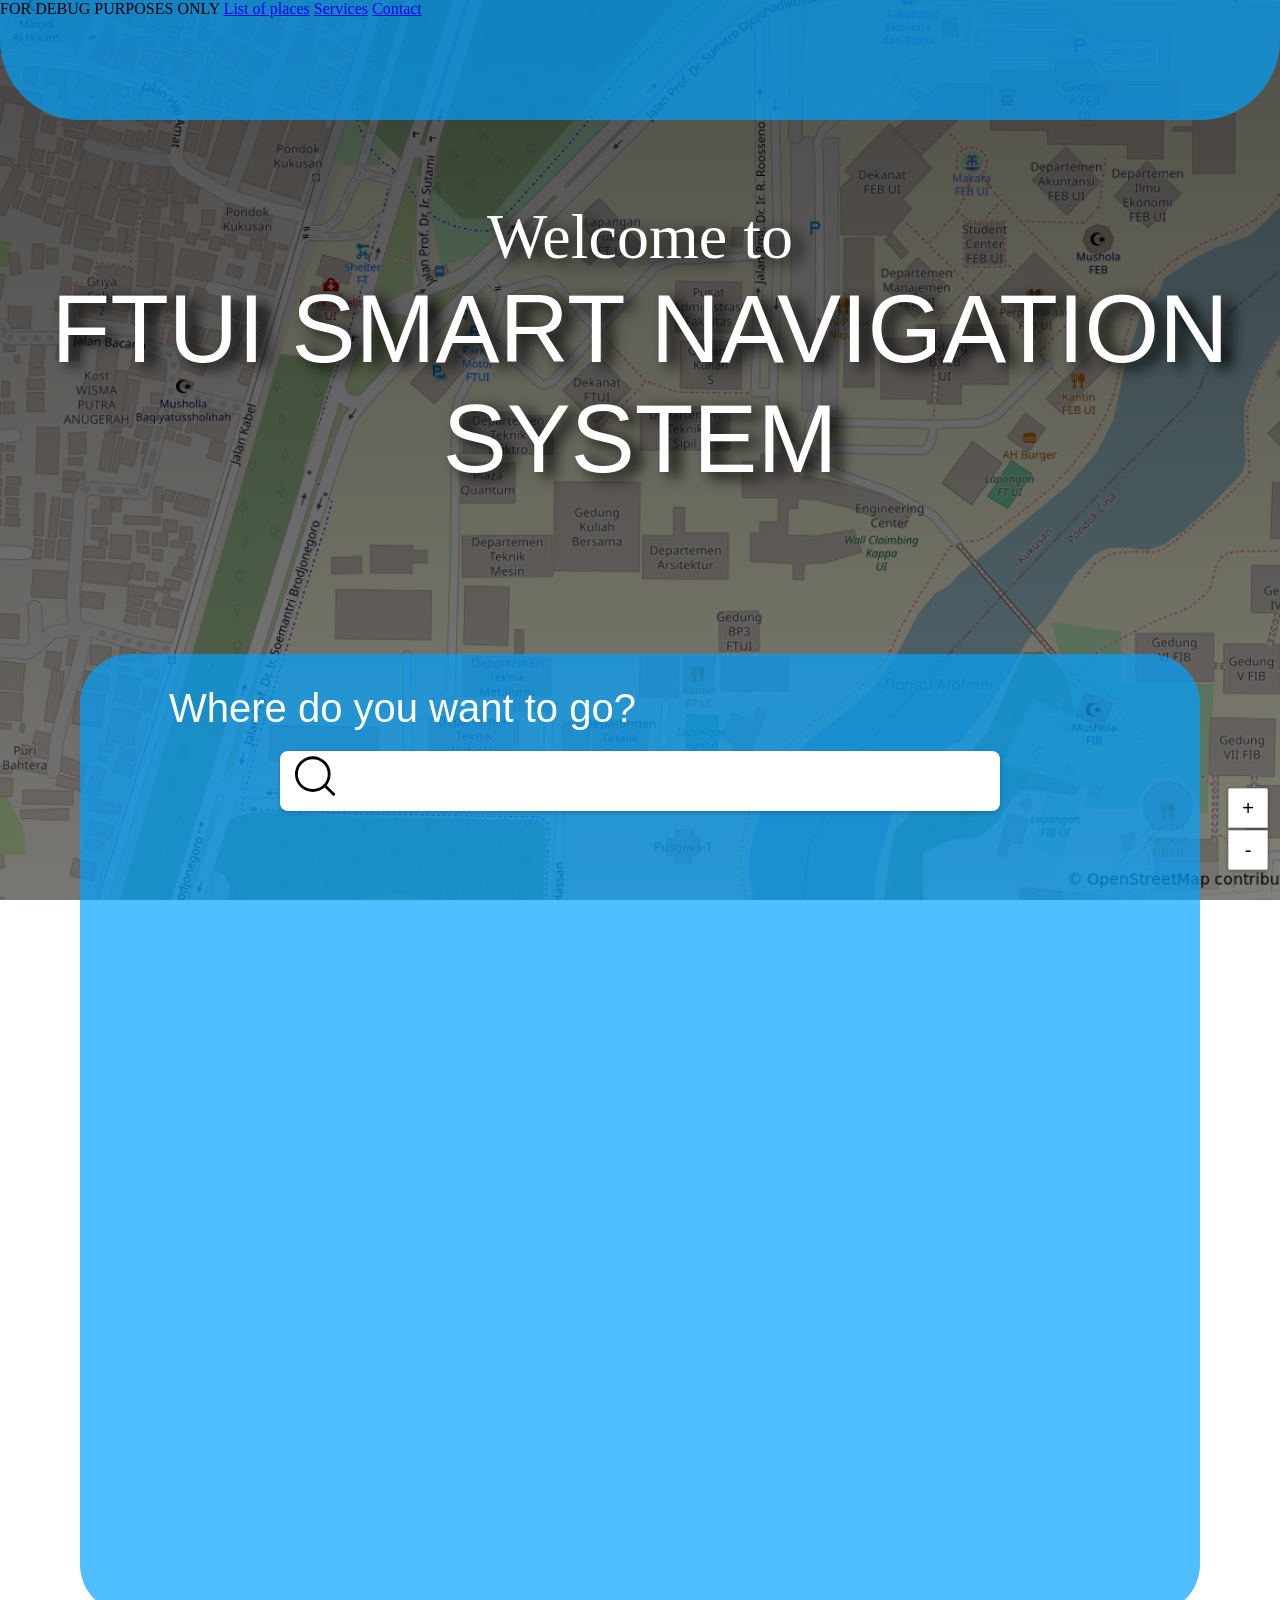
<file: index.html>
<!DOCTYPE html>
<html lang="en">
<head>
    <meta charset="UTF-8">
    <title>FTUI Smart Navigation</title>
    <link rel="stylesheet" href="style.css">
    <!-- Google Fonts for that clean UI look -->
    <link href="https://fonts.googleapis.com/css2?family=Roboto:wght@400;500&display=swap" rel="stylesheet">
</head>
<body>
    <div class="topbar">
        <a>FOR DEBUG PURPOSES ONLY</a>
        <a href="test.html">List of places</a>
        <a href="#services">Services</a>
        <a href="#contact">Contact</a>
    </div>

    <div style="height: 10ch"></div>

    <center>
    <text class="title-text">Welcome to</text>

    <header>FTUI SMART NAVIGATION SYSTEM</header>
    </center>

    <div class="search-main-page">
        <div style="margin-top: 4ch; display: inline-block;">
            <text style="font-family: 'Segoe UI', Tahoma, Geneva, Verdana, sans-serif; font-size: 5ch; margin-left: 4ch; margin-top: 2ch; color: white">
        Where do you want to go?</text></div>
        <div class="search-box">
            <a href="selection.html"><img src="images/search-button.svg" style="width: 40px; padding-right: 10px;"></a>
        </div>
        <div class="search-box-text" contenteditable="true">
        </div>
    </div>



    <!-- Bottom Right Controls -->
    <div class="map-controls">
        <button>+</button>
        <button>-</button>
    </div>

</body>
</html>
</file>
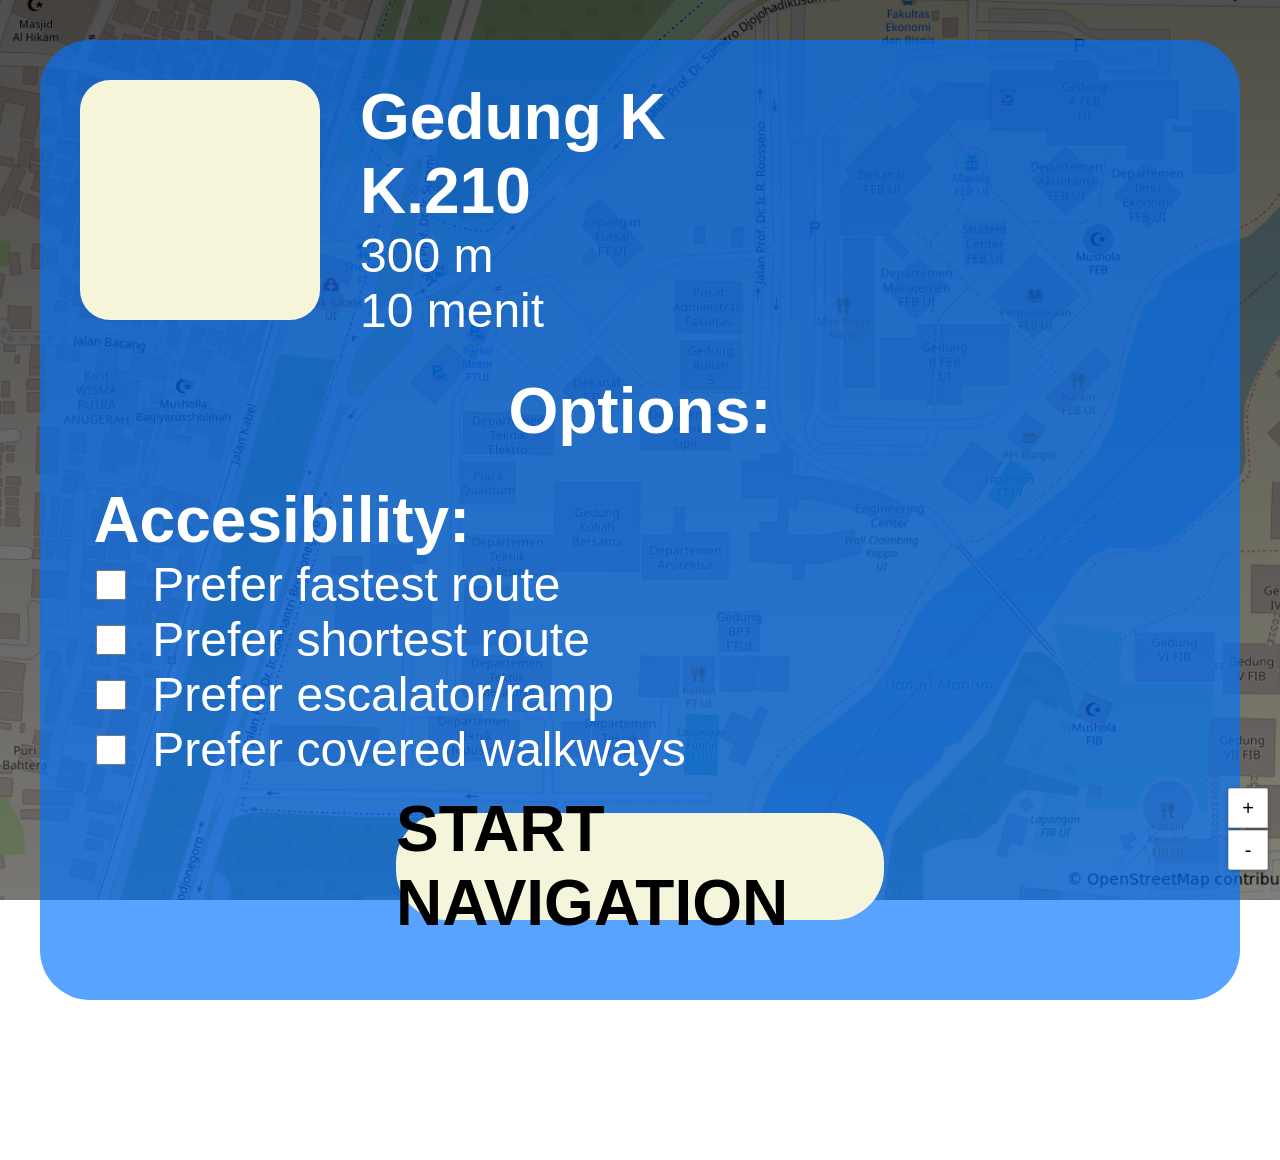
<file: options.html>
<!DOCTYPE html>
<html lang="en">
<head>
    <meta charset="UTF-8">
    <title>FTUI Smart Navigation</title>
    <link rel="stylesheet" href="style.css">
    <!-- Google Fonts for that clean UI look -->
    <link href="https://fonts.googleapis.com/css2?family=Roboto:wght@400;500&display=swap" rel="stylesheet">
</head>
<body>

    <div class="background-box">
        <div style="display: flex; flex-direction: row;">
            <div class="img-bounding-box" style="margin-left: 5ch; margin-top: 5ch;"></div>
            <div style="display: flex; flex-direction: column; margin-left: 5ch; margin-top: 5ch;">
                <text class="text1">Gedung K </text>
                <text class="text1">K.210 </text>
                <text class="text2">300 m</text>
                <text class="text2">10 menit</text>
            </div>
        </div>
        
        <text class="text1" style="display:flex; margin-top:1ch; align-items: center; justify-content: center;">Options:</text>

        <div style="display: flex; flex-direction: column; flex-wrap: wrap;">
            <text class="text1" style="margin-top:1ch; margin-left:1.5ch">Accesibility:</text>
            <div style="display: flex; flex-direction: row; flex-wrap: wrap; align-items: center; margin-left: 7ch;">
                <input class="checkboxing" type="checkbox" id="subscribe" name="subscribe" value="newsletter">
                <text class="text2" style="margin-left: 1ch;">Prefer fastest route</text>
            </div>
            <div style="display: flex; flex-direction: row; flex-wrap: wrap; align-items: center; margin-left: 7ch;">
                <input class="checkboxing" type="checkbox" id="subscribe" name="subscribe" value="newsletter">
                <text class="text2" style="margin-left: 1ch;">Prefer shortest route</text>
            </div>
            <div style="display: flex; flex-direction: row; flex-wrap: wrap; align-items: center; margin-left: 7ch;">
                <input class="checkboxing" type="checkbox" id="subscribe" name="subscribe" value="newsletter">
                <text class="text2" style="margin-left: 1ch;">Prefer escalator/ramp</text>
            </div>
            <div style="display: flex; flex-direction: row; flex-wrap: wrap; align-items: center; margin-left: 7ch;">
                <input class="checkboxing" type="checkbox" id="subscribe" name="subscribe" value="newsletter">
                <text class="text2" style="margin-left: 1ch;">Prefer covered walkways</text>
            </div>
        </div>

        <div class="navigation">START NAVIGATION</div>

        <div style="height:10ch"></div>

    </div>

    <div style="height:10ch"></div>

    <!-- Bottom Right Controls -->
    <div class="map-controls">
        <button>+</button>
        <button>-</button>
    </div>

</body>
</html>
</file>
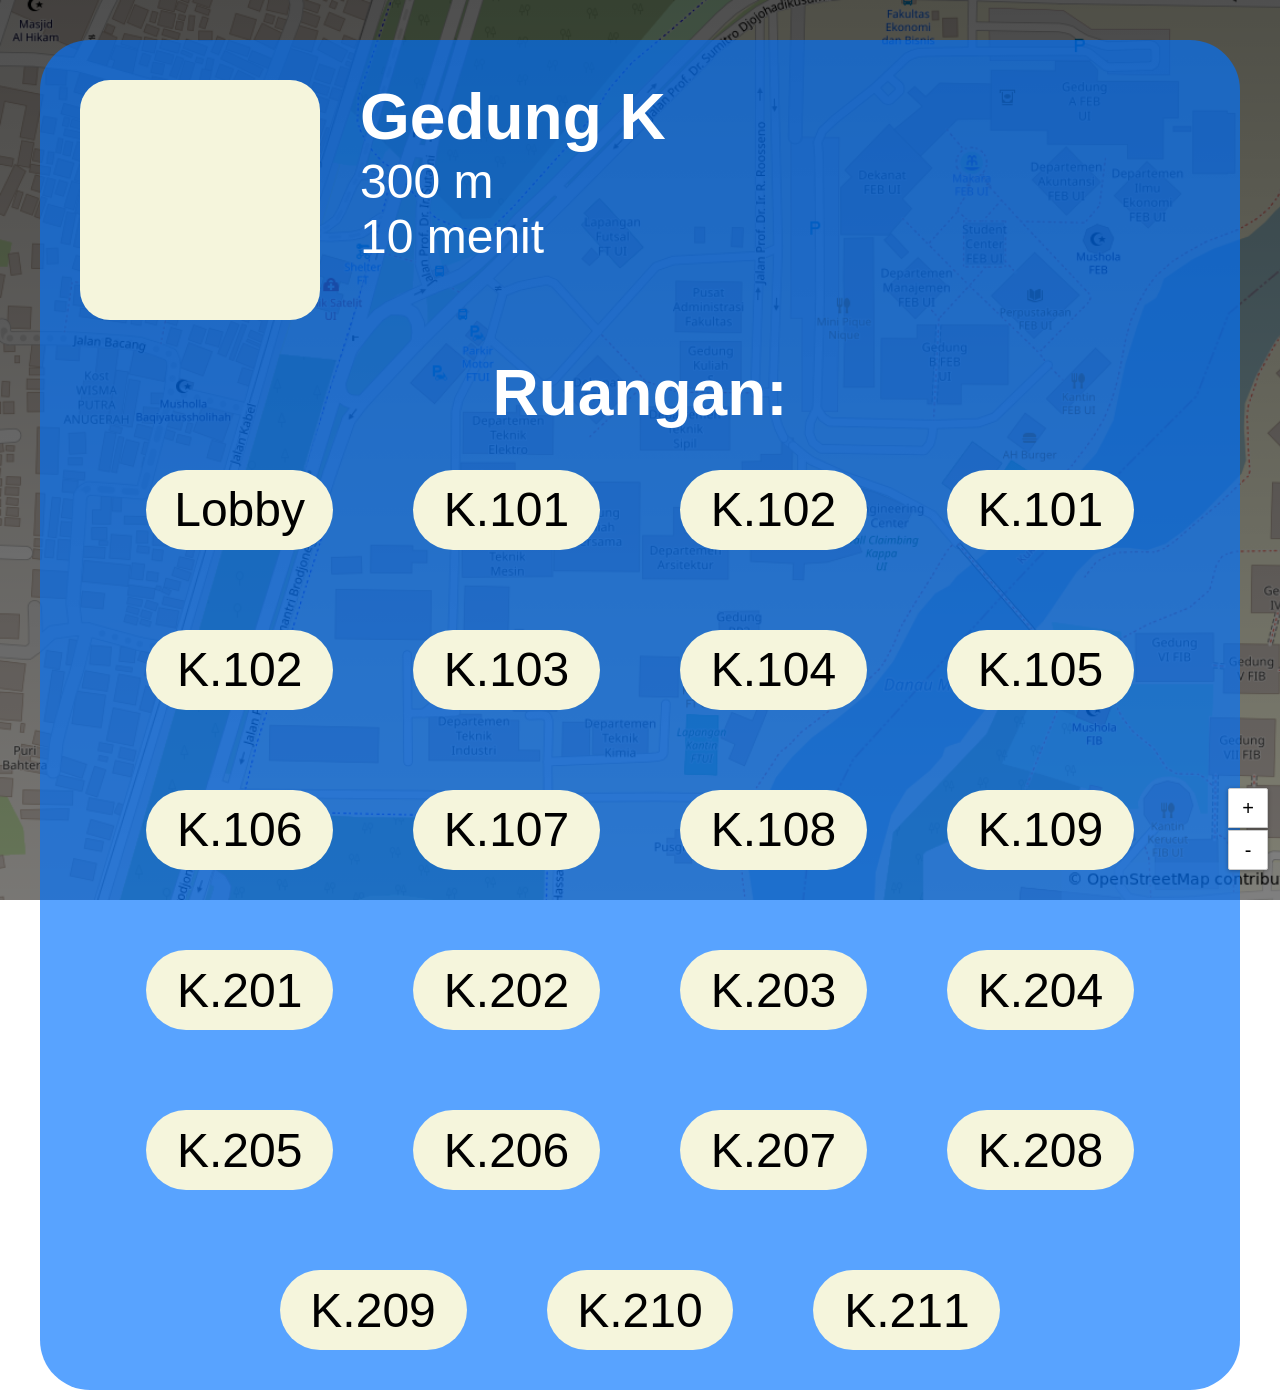
<file: selection.html>
<!DOCTYPE html>
<html lang="en">
<head>
    <meta charset="UTF-8">
    <title>FTUI Smart Navigation</title>
    <link rel="stylesheet" href="style.css">
    <!-- Google Fonts for that clean UI look -->
    <link href="https://fonts.googleapis.com/css2?family=Roboto:wght@400;500&display=swap" rel="stylesheet">
</head>
<body>

    <div class="background-box">
        <div style="display: flex; flex-direction: row;">
            <div class="img-bounding-box" style="margin-left: 5ch; margin-top: 5ch;"></div>
            <div style="display: flex; flex-direction: column; margin-left: 5ch; margin-top: 5ch;">
                <text class="text1">Gedung K </text>
                <text class="text2">300 m</text>
                <text class="text2">10 menit</text>
            </div>
        </div>
        
        <text class="text1" style="display:flex; margin-top:1ch; align-items: center; justify-content: center;">Ruangan:</text>

        <div style="display: flex; flex-direction: row; flex-wrap: wrap; justify-content: center;">
            <div class="selection-button" onclick="window.location.href='options.html'">Lobby</div>
            <div class="selection-button" onclick="window.location.href='options.html'">K.101</div>
            <div class="selection-button" onclick="window.location.href='options.html'">K.102</div>
            <div class="selection-button" onclick="window.location.href='options.html'">K.101</div>
            <div class="selection-button" onclick="window.location.href='options.html'">K.102</div>
            <div class="selection-button" onclick="window.location.href='options.html'">K.103</div>
            <div class="selection-button" onclick="window.location.href='options.html'">K.104</div>
            <div class="selection-button" onclick="window.location.href='options.html'">K.105</div>
            <div class="selection-button" onclick="window.location.href='options.html'">K.106</div>
            <div class="selection-button" onclick="window.location.href='options.html'">K.107</div>
            <div class="selection-button" onclick="window.location.href='options.html'">K.108</div>
            <div class="selection-button" onclick="window.location.href='options.html'">K.109</div>
            <div class="selection-button" onclick="window.location.href='options.html'">K.201</div>
            <div class="selection-button" onclick="window.location.href='options.html'">K.202</div>
            <div class="selection-button" onclick="window.location.href='options.html'">K.203</div>
            <div class="selection-button" onclick="window.location.href='options.html'">K.204</div>
            <div class="selection-button" onclick="window.location.href='options.html'">K.205</div>
            <div class="selection-button" onclick="window.location.href='options.html'">K.206</div>
            <div class="selection-button" onclick="window.location.href='options.html'">K.207</div>
            <div class="selection-button" onclick="window.location.href='options.html'">K.208</div>
            <div class="selection-button" onclick="window.location.href='options.html'">K.209</div>
            <div class="selection-button" onclick="window.location.href='options.html'">K.210</div>
            <div class="selection-button" onclick="window.location.href='options.html'">K.211</div>
        </div>

    </div>
    
    <!-- Bottom Right Controls -->
    <div class="map-controls">
        <button>+</button>
        <button>-</button>
    </div>

</body>
</html>
</file>
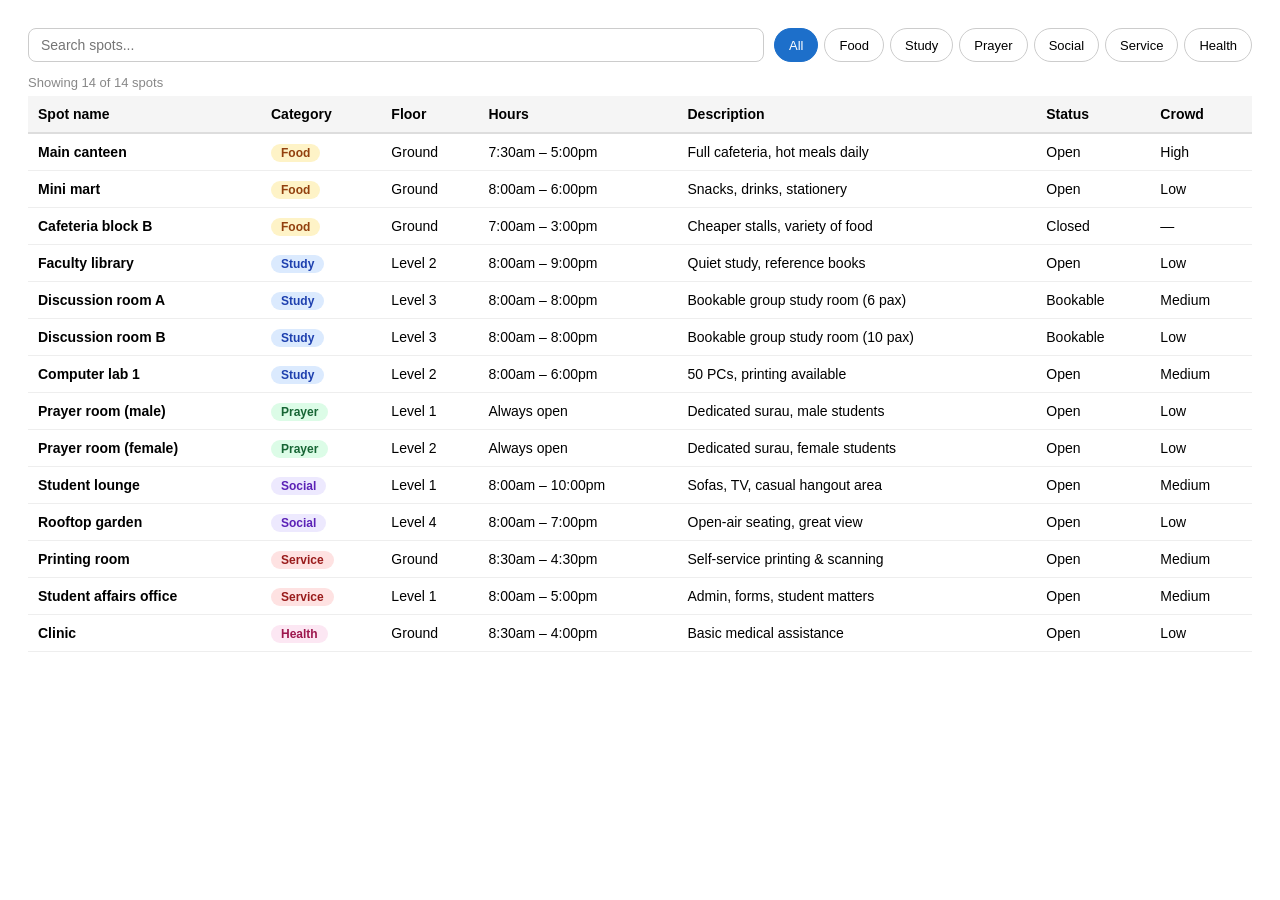
<file: test.html>
<!DOCTYPE html>
<html lang="en">
<head>
  <meta charset="UTF-8">
  <title>Faculty Spots</title>
  <style>
    body { font-family: sans-serif; padding: 20px; }
    .controls { display: flex; gap: 10px; flex-wrap: wrap; margin-bottom: 12px; }
    input[type="text"] { padding: 8px 12px; border: 1px solid #ccc; border-radius: 8px; font-size: 14px; flex: 1; }
    .filter-btn { padding: 6px 14px; border: 1px solid #ccc; border-radius: 20px; background: white; cursor: pointer; font-size: 13px; }
    .filter-btn.active { background: #1d6fca; color: white; border-color: #1d6fca; }
    table { width: 100%; border-collapse: collapse; font-size: 14px; }
    th { background: #f5f5f5; padding: 10px; text-align: left; cursor: pointer; border-bottom: 2px solid #ddd; }
    th:hover { background: #eaeaea; }
    td { padding: 10px; border-bottom: 1px solid #eee; }
    tr:hover td { background: #fafafa; }
    .badge { padding: 2px 10px; border-radius: 12px; font-size: 12px; font-weight: 600; }
    .food   { background: #fef3c7; color: #92400e; }
    .study  { background: #dbeafe; color: #1e40af; }
    .prayer { background: #dcfce7; color: #166534; }
    .social { background: #ede9fe; color: #5b21b6; }
    .service{ background: #fee2e2; color: #991b1b; }
    .health { background: #fce7f3; color: #9d174d; }
    #count  { font-size: 13px; color: #888; margin-bottom: 6px; }
  </style>
</head>
<body>

<div class="controls">
  <input type="text" id="search" placeholder="Search spots..." oninput="render()">
  <div style="display:flex;gap:6px;flex-wrap:wrap">
    <button class="filter-btn active" data-cat="all"     onclick="setFilter(this)">All</button>
    <button class="filter-btn"       data-cat="food"     onclick="setFilter(this)">Food</button>
    <button class="filter-btn"       data-cat="study"    onclick="setFilter(this)">Study</button>
    <button class="filter-btn"       data-cat="prayer"   onclick="setFilter(this)">Prayer</button>
    <button class="filter-btn"       data-cat="social"   onclick="setFilter(this)">Social</button>
    <button class="filter-btn"       data-cat="service"  onclick="setFilter(this)">Service</button>
    <button class="filter-btn"       data-cat="health"   onclick="setFilter(this)">Health</button>
  </div>
</div>

<p id="count"></p>

<table>
  <thead>
    <tr>
      <th onclick="sortBy(0)">Spot name</th>
      <th onclick="sortBy(1)">Category</th>
      <th onclick="sortBy(2)">Floor</th>
      <th onclick="sortBy(3)">Hours</th>
      <th onclick="sortBy(4)">Description</th>
      <th onclick="sortBy(5)">Status</th>
      <th onclick="sortBy(6)">Crowd</th>
    </tr>
  </thead>
  <tbody id="tbody"></tbody>
</table>

<script>
  // ── YOUR DATA GOES HERE ──────────────────────────────────────────────
  // Each row: [Name, Category, Floor, Hours, Description, Status, Crowd]
  const spots = [
    ["Main canteen",          "food",    "Ground", "7:30am – 5:00pm",  "Full cafeteria, hot meals daily",        "Open",     "High"],
    ["Mini mart",             "food",    "Ground", "8:00am – 6:00pm",  "Snacks, drinks, stationery",             "Open",     "Low"],
    ["Cafeteria block B",     "food",    "Ground", "7:00am – 3:00pm",  "Cheaper stalls, variety of food",        "Closed",   "—"],
    ["Faculty library",       "study",   "Level 2","8:00am – 9:00pm",  "Quiet study, reference books",           "Open",     "Low"],
    ["Discussion room A",     "study",   "Level 3","8:00am – 8:00pm",  "Bookable group study room (6 pax)",      "Bookable", "Medium"],
    ["Discussion room B",     "study",   "Level 3","8:00am – 8:00pm",  "Bookable group study room (10 pax)",     "Bookable", "Low"],
    ["Computer lab 1",        "study",   "Level 2","8:00am – 6:00pm",  "50 PCs, printing available",             "Open",     "Medium"],
    ["Prayer room (male)",    "prayer",  "Level 1","Always open",       "Dedicated surau, male students",         "Open",     "Low"],
    ["Prayer room (female)",  "prayer",  "Level 2","Always open",       "Dedicated surau, female students",       "Open",     "Low"],
    ["Student lounge",        "social",  "Level 1","8:00am – 10:00pm", "Sofas, TV, casual hangout area",         "Open",     "Medium"],
    ["Rooftop garden",        "social",  "Level 4","8:00am – 7:00pm",  "Open-air seating, great view",           "Open",     "Low"],
    ["Printing room",         "service", "Ground", "8:30am – 4:30pm",  "Self-service printing & scanning",       "Open",     "Medium"],
    ["Student affairs office","service", "Level 1","8:00am – 5:00pm",  "Admin, forms, student matters",          "Open",     "Medium"],
    ["Clinic",                "health",  "Ground", "8:30am – 4:00pm",  "Basic medical assistance",               "Open",     "Low"],
  ];
  // ────────────────────────────────────────────────────────────────────

  let activeFilter = "all";
  let sortCol = -1;
  let sortDir = 1;

  function setFilter(btn) {
    document.querySelectorAll(".filter-btn").forEach(b => b.classList.remove("active"));
    btn.classList.add("active");
    activeFilter = btn.dataset.cat;
    render();
  }

  function sortBy(col) {
    if (sortCol === col) sortDir *= -1;
    else { sortCol = col; sortDir = 1; }
    render();
  }

  function render() {
    const q = document.getElementById("search").value.toLowerCase();
    let rows = spots.filter(r =>
      (activeFilter === "all" || r[1] === activeFilter) &&
      (!q || r[0].toLowerCase().includes(q) || r[4].toLowerCase().includes(q))
    );
    if (sortCol >= 0) {
      rows.sort((a, b) => sortDir * a[sortCol].localeCompare(b[sortCol]));
    }
    document.getElementById("count").textContent =
      `Showing ${rows.length} of ${spots.length} spots`;
    document.getElementById("tbody").innerHTML = rows.map(r => `
      <tr>
        <td><strong>${r[0]}</strong></td>
        <td><span class="badge ${r[1]}">${r[1].charAt(0).toUpperCase()+r[1].slice(1)}</span></td>
        <td>${r[2]}</td>
        <td>${r[3]}</td>
        <td>${r[4]}</td>
        <td>${r[5]}</td>
        <td>${r[6]}</td>
      </tr>`).join("");
  }

  render();
</script>
</body>
</html>
</file>
<file: style.css>
* {
    margin: 0;
}

body {
    background-image: linear-gradient(rgba(0, 0, 0, 0.689), rgba(0, 0, 0, 0.5)), url("images/map.png");
    background-size: cover;
    background-attachment: fixed;
}

header {
    margin: 20;
    padding: 20;
    font-family:'Franklin Gothic Medium', 'Arial Narrow', Arial, sans-serif;
    font-size: 12ch;
}

.title-text {
    font-family: Georgia, 'Times New Roman', Times, serif;
    font-size: 8ch;
}

header, .title-text {
    color: white;
    text-shadow: 10px 5px 15px #000000;
}

.topbar {
    background-image: linear-gradient(rgba(0, 162, 255, 0.689), rgba(0, 162, 255, 0.689));
    height: 15ch;
    border-bottom-left-radius: 80px;
    border-bottom-right-radius: 80px;
}

body, html {
    height: 100%;
    width: 100%;
}

.search-main-page {
    background-image: linear-gradient(rgba(0, 162, 255, 0.689), rgba(0, 162, 255, 0.689));
    margin-top: 20ch;
    margin-left: 10ch;
    margin-right: 10ch;
    height: 120ch;
    border-radius: 50px;
    position: relative;
}

.search-box {
    display: flex;
    align-items: center;
    background: white;
    padding-left: 15px;
    height: 3ch;
    border-radius: 8px;
    margin-top: 1ch;
    margin-left: 10ch;
    margin-right: 10ch;
    box-shadow: 0 2px 4px rgba(0,0,0,0.2), 0 -1px 0px rgba(0,0,0,0.02);
    font-size: 5ch;
}

.search-box-text {
    position: relative;
    width: auto;
    height: 3ch;
    font-size: 20ch;
    font-size: 5ch;
    z-index: 2;
    margin-top: -3ch;
    margin-left: 13ch;
    margin-right: 10ch;
    align-items: center;
}

 .img-bounding-box {
    height: 30ch;
    width: 30ch;
    border-radius: 30px;
    background-color: beige;
 }

/* Page 2 - Selection */

.background-box {
    margin-top: 5ch;
    margin-left: 5ch;
    margin-right: 5ch;
    margin-bottom: 10ch;
    height: auto;
    border-radius: 50px;
    background-color: rgba(0, 115, 255, 0.655);
}

.text1 {
    font-family: 'Franklin Gothic Medium', 'Arial Narrow', Arial, sans-serif;
    font-weight: bold;
    font-size: 8ch;
    color: white;
}

.text2 {
    font-family: 'Franklin Gothic Medium', 'Arial Narrow', Arial, sans-serif;
    font-size: 6ch;
    color: white;
}

.selection-button {
    display: flex;
    align-items: center;
    justify-content: center;
    margin: 1.5ch;
    height: 3ch;
    width: 7ch;
    border-radius: 50px;
    background-color: beige;
    font-family: 'Franklin Gothic Medium', 'Arial Narrow', Arial, sans-serif;
    font-size: 6ch;
}

/* Page 3 - Options */
.checkboxing {
    height: 4ch;
    width: 4ch;
}


.navigation {
    display: flex;
    align-items: center;
    justify-content: center;
    height: 3ch;
    width: auto;
    margin-top: 1ch;
    margin-left: 10ch;
    margin-right: 10ch;
    border-radius: 50px;
    background-color: beige;
    font-family: 'Franklin Gothic Medium', 'Arial Narrow', Arial, sans-serif;
    font-size: 8ch;
    font-weight: bold;
}

/* Map Styling */
#map-canvas {
    position: absolute;
    top: 0;
    left: 0;
    width: 100%;
    height: 100%;
    background-color: #e5e3df; /* Classic map grey */
    background-image: radial-gradient(#ccc 10%, transparent 10%);
    background-size: 30px 30px; /* Subtle grid to simulate a map */
    z-index: 1;
}

.map-placeholder {
    display: flex;
    justify-content: center;
    align-items: center;
    height: 100%;
    color: #777;
}

/* Floating Search Sidebar */
.search-container {
    position: absolute;
    top: 12px;
    left: 12px;
    z-index: 10;
    width: 392px;
}

.search-box input {
    flex: 1;
    border: none;
    outline: none;
    font-size: 16px;
    padding: 0 10px;
}

.menu-btn, .search-icon, .directions-btn {
    background: none;
    border: none;
    cursor: pointer;
    font-size: 18px;
    color: #5f6368;
}

.divider {
    width: 1px;
    height: 28px;
    background: #e0e0e0;
    margin: 0 10px;
}

.directions-btn {
    color: #1a73e8; /* Google Blue */
    font-weight: bold;
}

/* Category Pills */
.category-pills {
    display: flex;
    gap: 8px;
    margin-top: 12px;
    overflow-x: auto;
    padding-bottom: 5px;
}

.pill {
    background: white;
    border: 1px solid #dadce0;
    padding: 6px 12px;
    border-radius: 16px;
    font-size: 14px;
    cursor: pointer;
    white-space: nowrap;
    box-shadow: 0 1px 2px rgba(0,0,0,0.1);
}

.pill:hover {
    background: #f1f3f4;
}

/* Zoom Controls */
.map-controls {
    position: absolute;
    right: 12px;
    bottom: 30px;
    display: flex;
    flex-direction: column;
    gap: 2px;
    z-index: 10;
}

.map-controls button {
    width: 40px;
    height: 40px;
    background: white;
    border: 1px solid #ccc;
    font-size: 20px;
    cursor: pointer;
    box-shadow: 0 1px 4px rgba(0,0,0,0.3);
}

.map-controls button:first-child {
    border-radius: 2px 2px 0 0;
}

.map-controls button:last-child {
    border-radius: 0 0 2px 2px;
}
</file>
